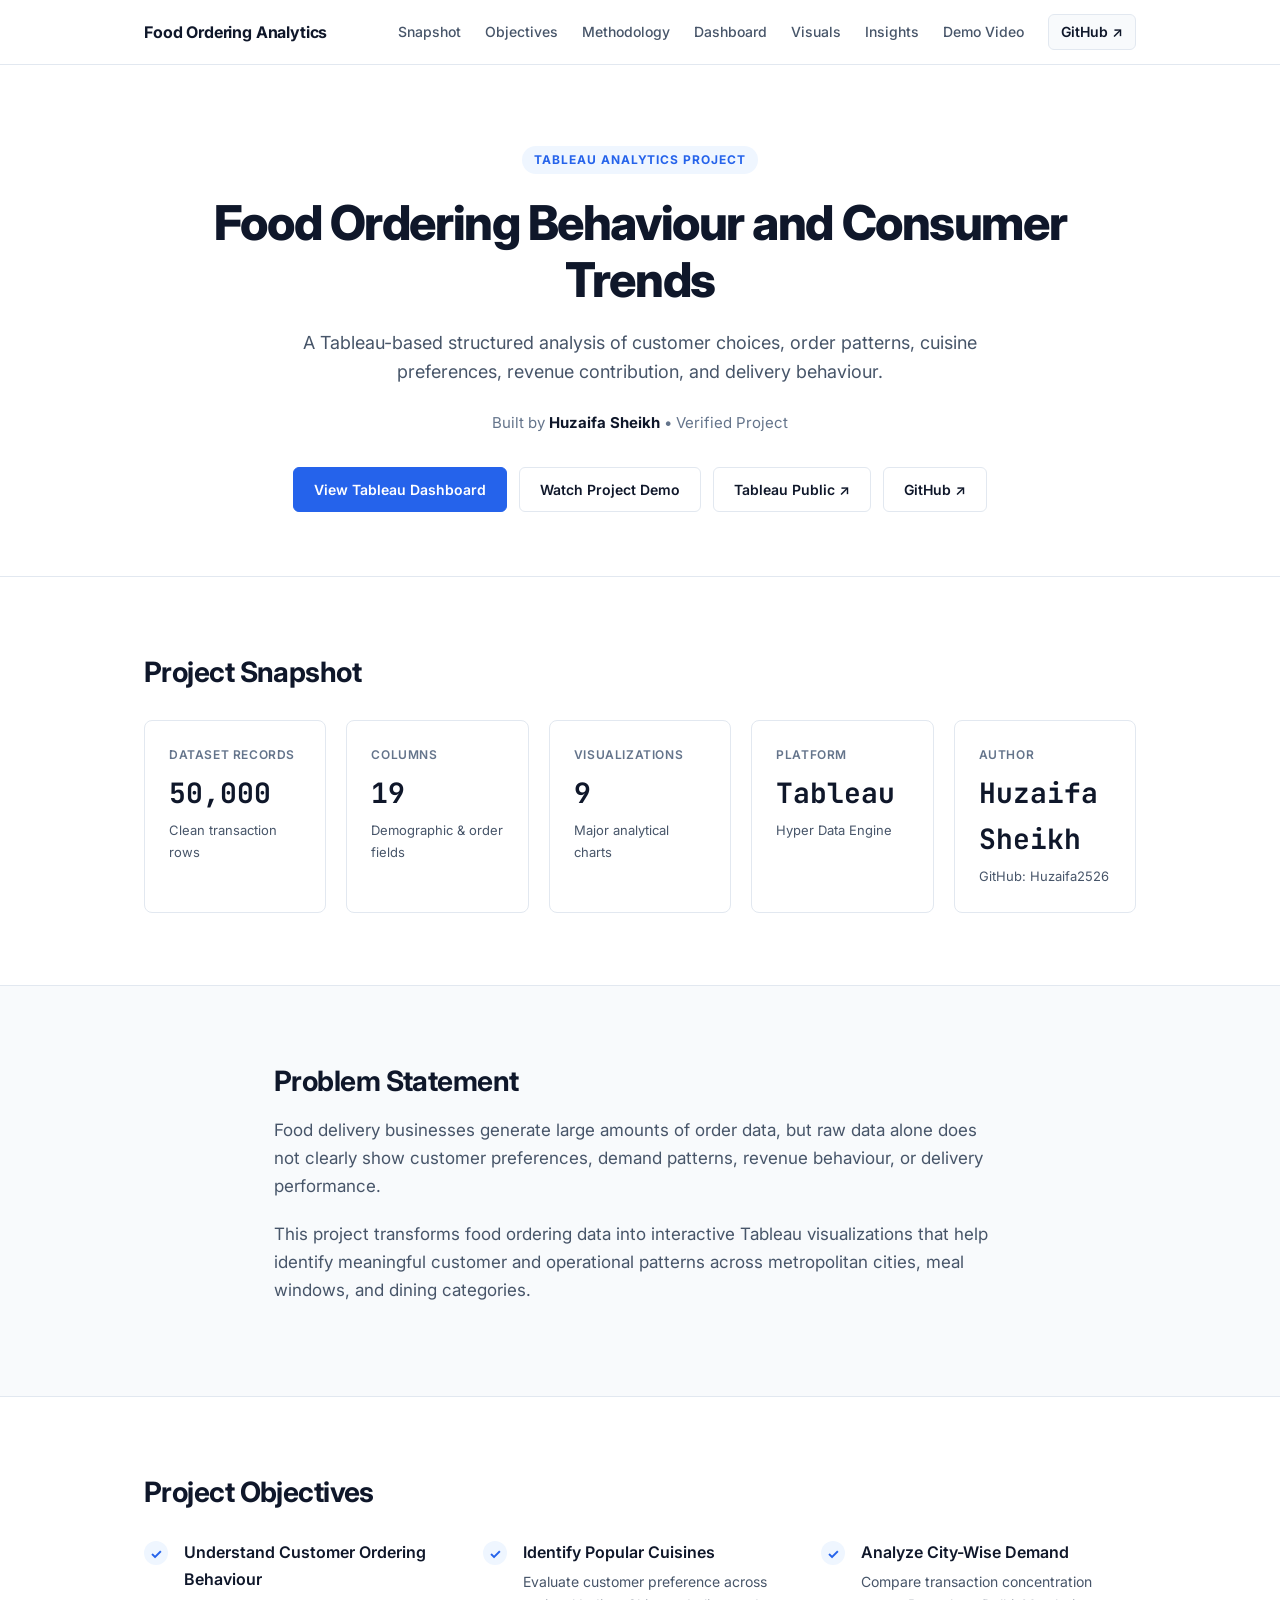
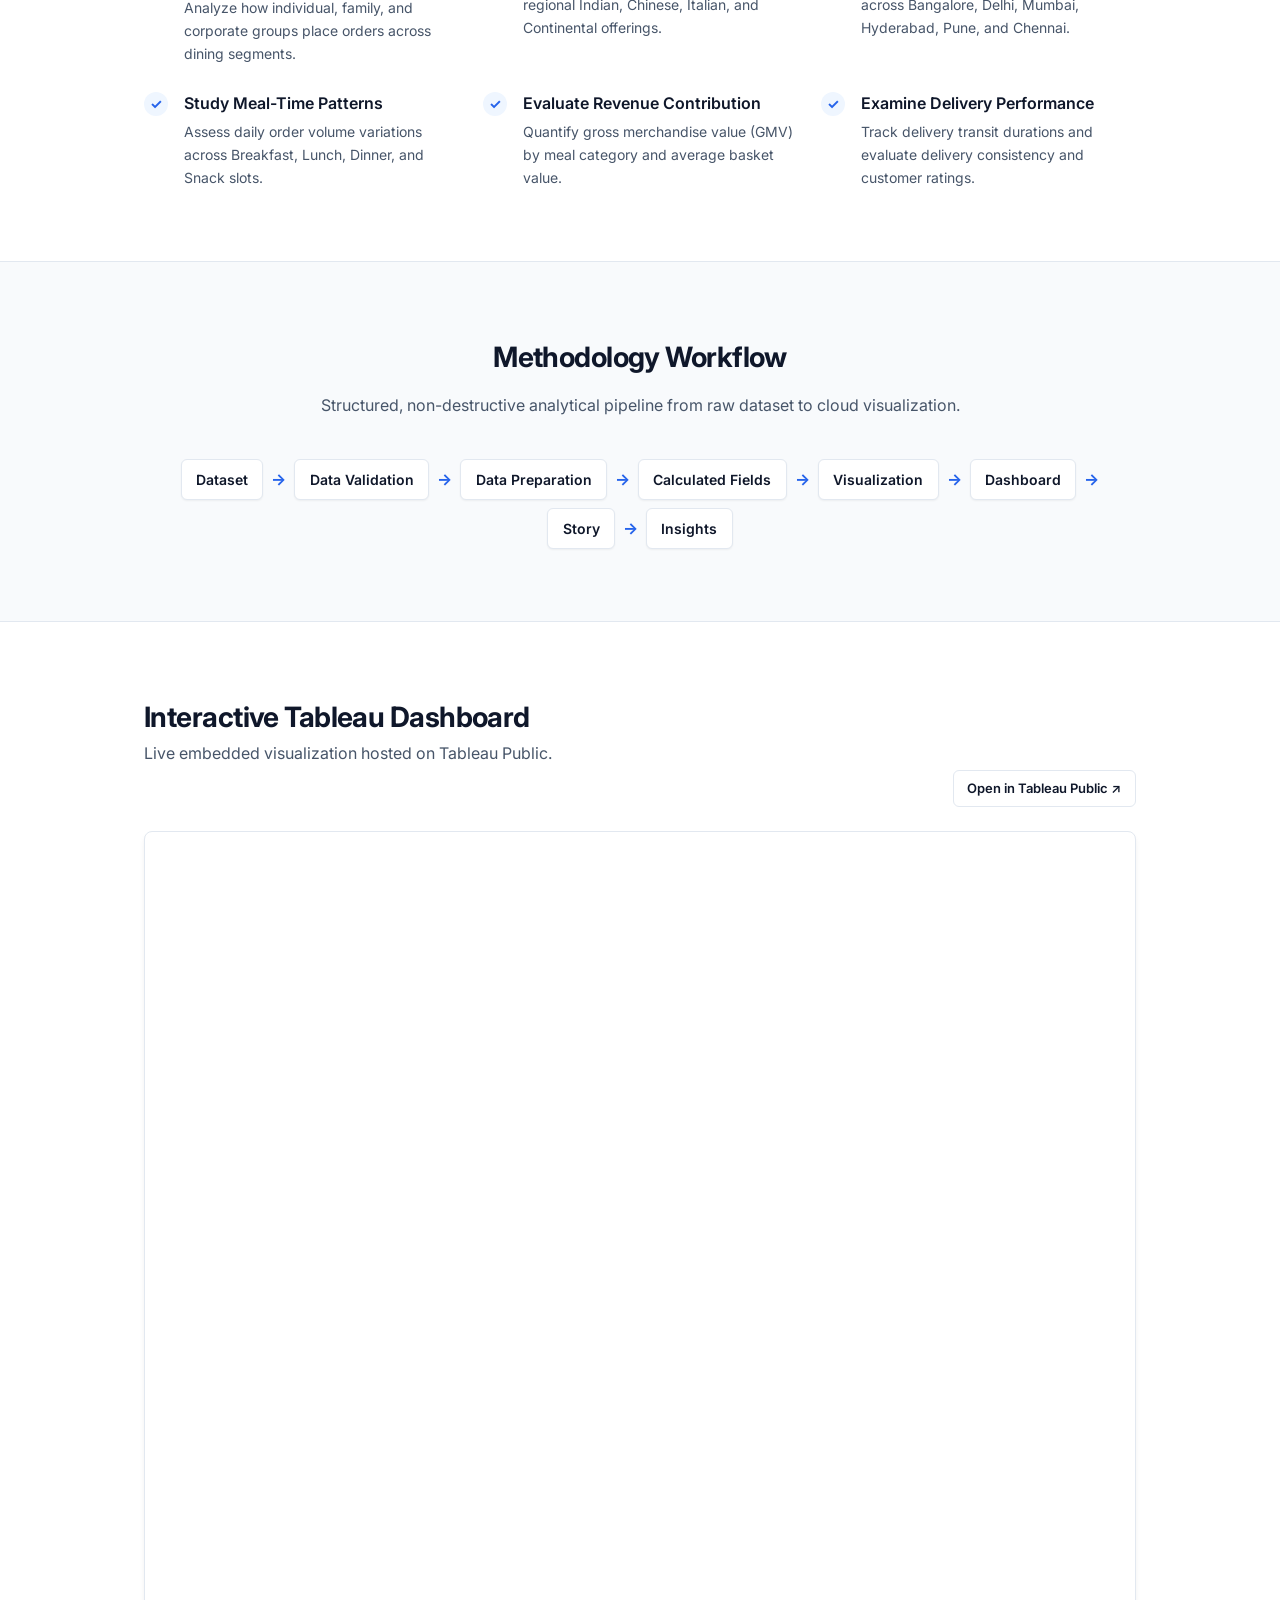
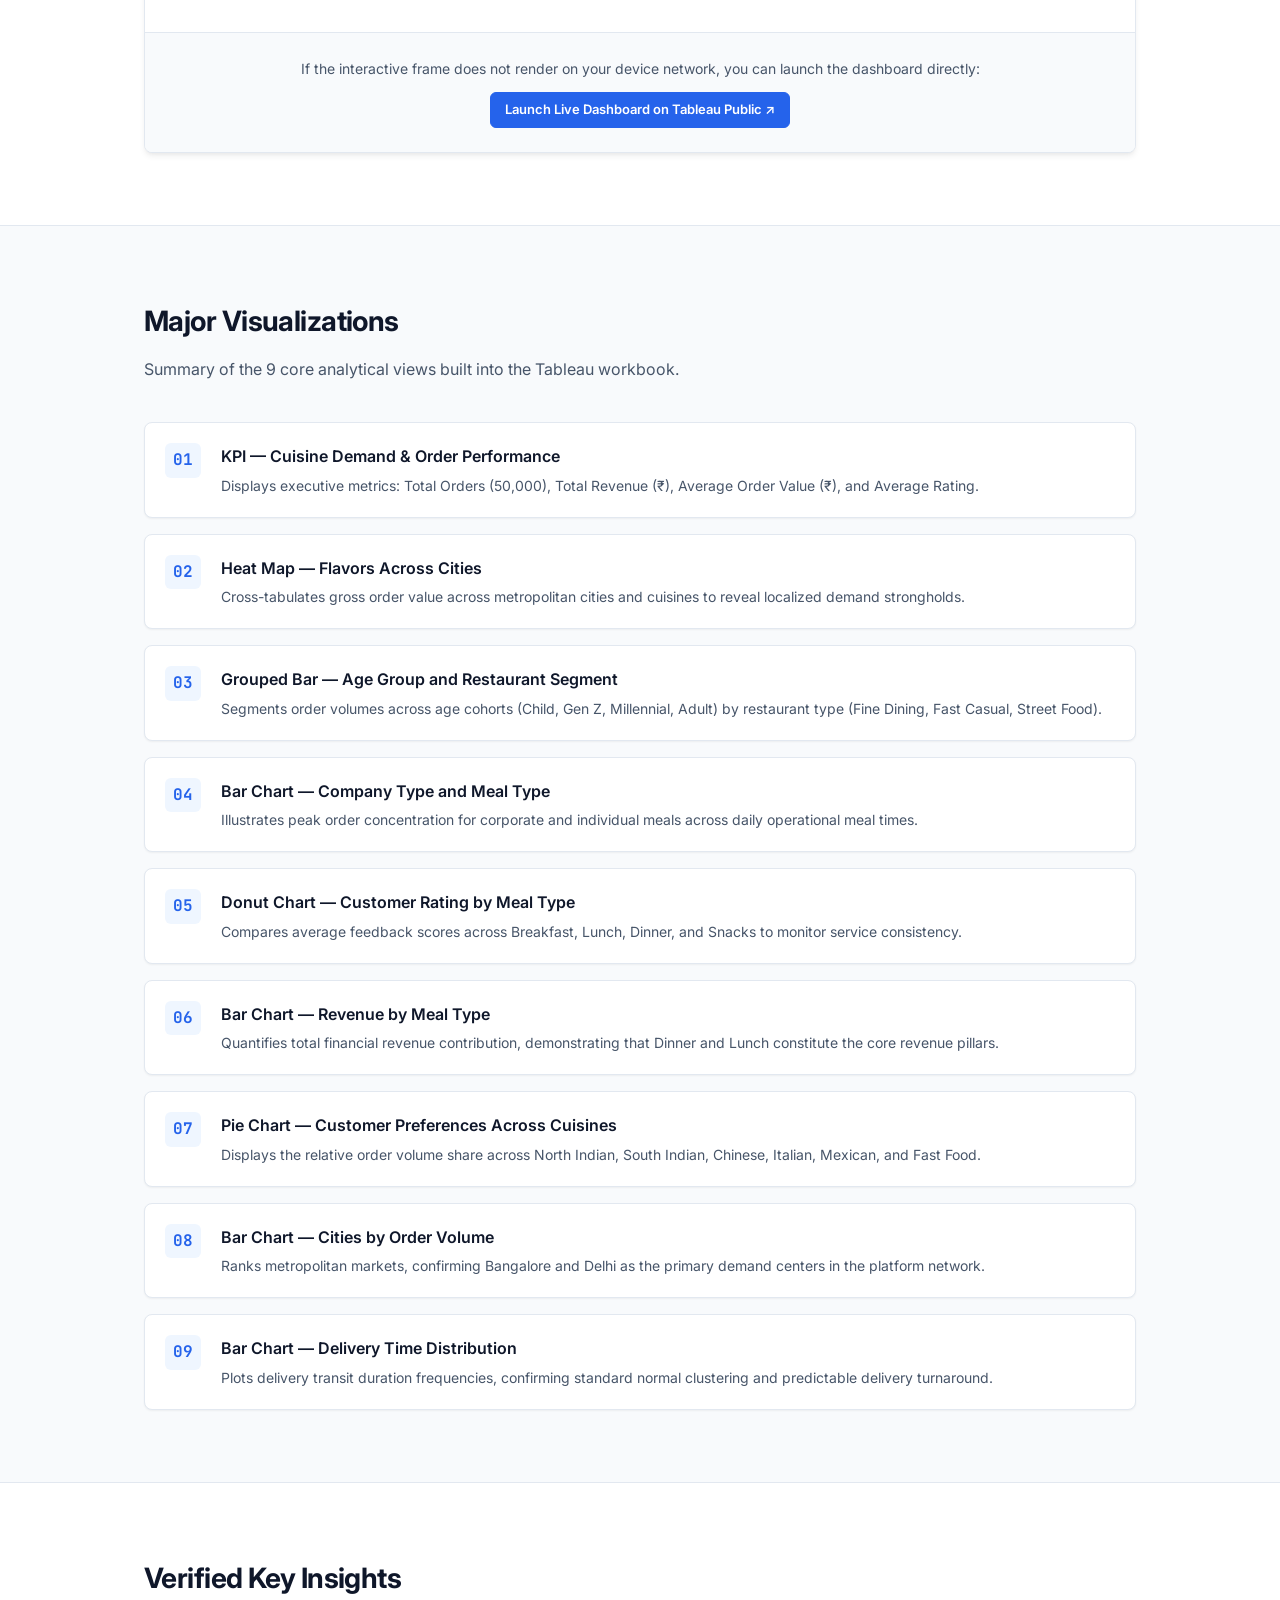
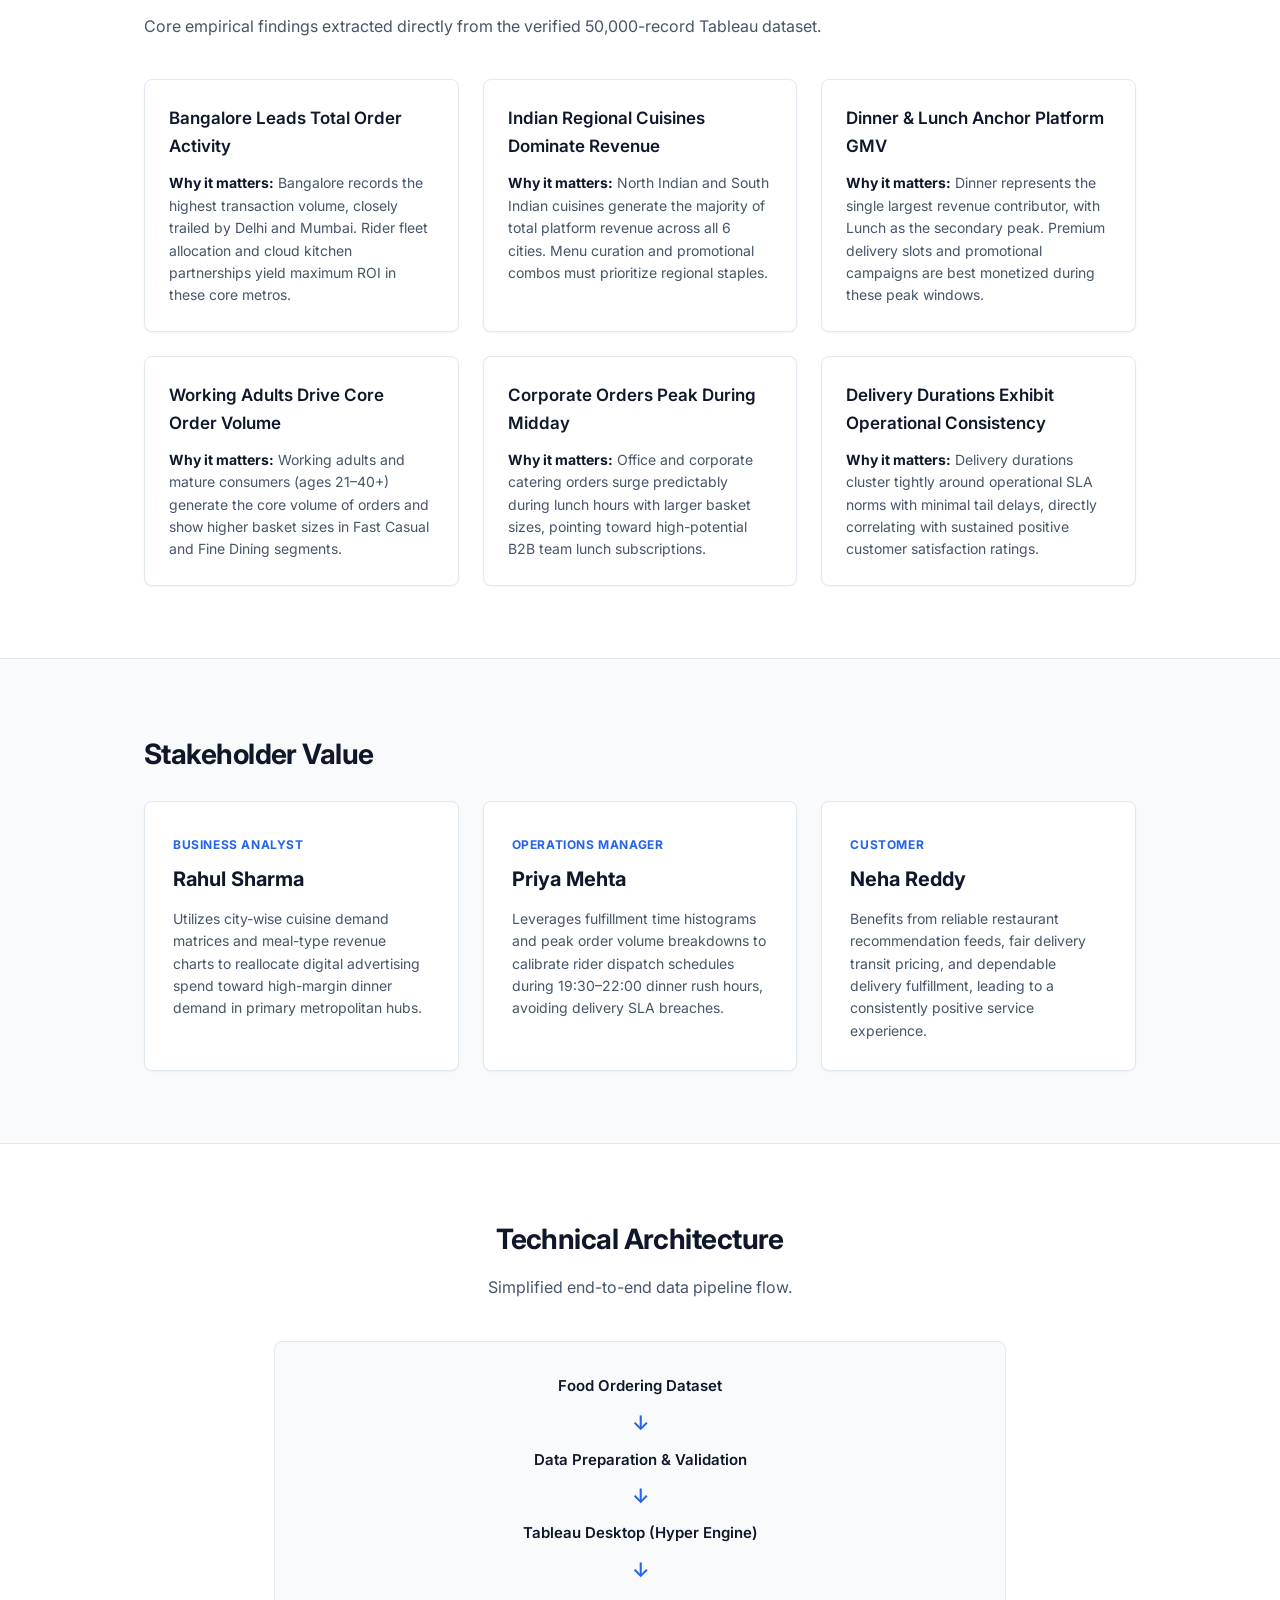
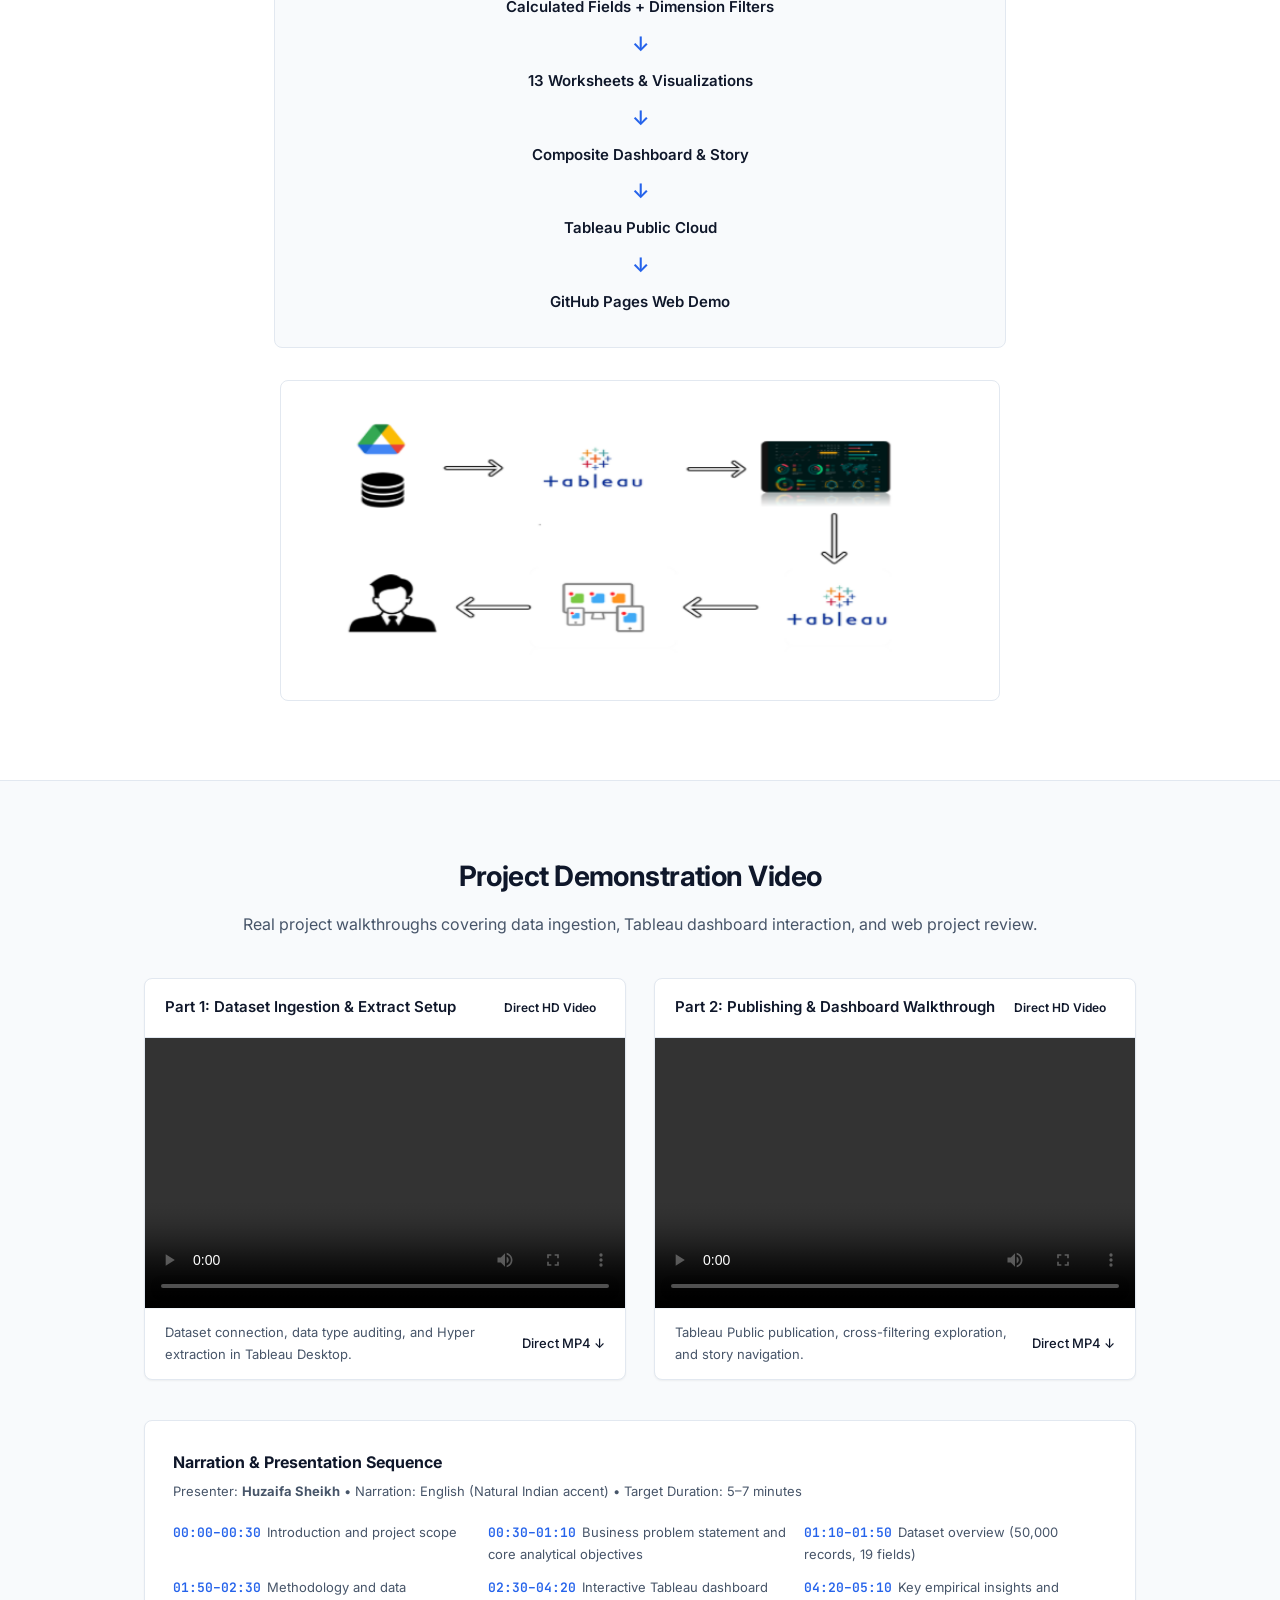
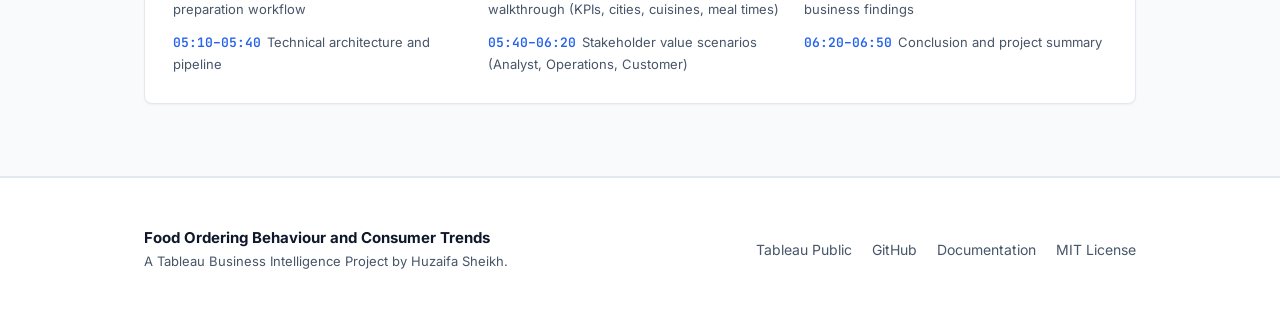
<file: index.html>
<!DOCTYPE html>
<html lang="en">
<head>
  <meta charset="UTF-8">
  <meta name="viewport" content="width=device-width, initial-scale=1.0">
  <title>Food Ordering Behaviour and Consumer Trends — Tableau Project | Huzaifa Sheikh</title>
  <meta name="description" content="A structured Tableau analysis of food ordering behaviour, customer choices, cuisine preferences, revenue contribution, and delivery patterns by Huzaifa Sheikh.">
  <link rel="stylesheet" href="style.css">
  <link rel="preconnect" href="https://fonts.googleapis.com">
  <link rel="preconnect" href="https://fonts.gstatic.com" crossorigin>
  <link href="https://fonts.googleapis.com/css2?family=Inter:wght@400;500;600;700&family=JetBrains+Mono:wght@400;500&display=swap" rel="stylesheet">
</head>
<body>

  <!-- Minimal Top Navigation -->
  <header class="header">
    <div class="container header-container">
      <a href="#top" class="brand">
        <span class="brand-title">Food Ordering Analytics</span>
      </a>
      <nav class="nav">
        <a href="#snapshot">Snapshot</a>
        <a href="#objectives">Objectives</a>
        <a href="#methodology">Methodology</a>
        <a href="#dashboard">Dashboard</a>
        <a href="#visualizations">Visuals</a>
        <a href="#insights">Insights</a>
        <a href="#video">Demo Video</a>
        <a href="https://github.com/Huzaifa2526/SkillWallet" target="_blank" rel="noopener" class="nav-github">GitHub &nearr;</a>
      </nav>
    </div>
  </header>

  <main id="top">
    <!-- 1. Hero Section -->
    <section class="hero-section">
      <div class="container text-center">
        <div class="tag">Tableau Analytics Project</div>
        <h1 class="hero-title">Food Ordering Behaviour and Consumer Trends</h1>
        <p class="hero-subtitle">
          A Tableau-based structured analysis of customer choices, order patterns, cuisine preferences, revenue contribution, and delivery behaviour.
        </p>
        <p class="author-line">Built by <strong>Huzaifa Sheikh</strong> &bull; Verified Project</p>
        <div class="hero-buttons">
          <a href="#dashboard" class="btn btn-primary">View Tableau Dashboard</a>
          <a href="#video" class="btn btn-outline">Watch Project Demo</a>
          <a href="https://public.tableau.com/views/FoodOrderingBehaviourandConsumerTrend_Huzaifa/Dashboard1?:language=en-US&:display_count=n&:origin=viz_share_link" target="_blank" rel="noopener" class="btn btn-outline">Tableau Public &nearr;</a>
          <a href="https://github.com/Huzaifa2526/SkillWallet" target="_blank" rel="noopener" class="btn btn-outline">GitHub &nearr;</a>
        </div>
      </div>
    </section>

    <!-- 2. Project Snapshot -->
    <section id="snapshot" class="section border-top">
      <div class="container">
        <h2 class="section-title">Project Snapshot</h2>
        <div class="snapshot-grid">
          <div class="snapshot-card">
            <span class="snapshot-label">Dataset Records</span>
            <span class="snapshot-value">50,000</span>
            <span class="snapshot-sub">Clean transaction rows</span>
          </div>
          <div class="snapshot-card">
            <span class="snapshot-label">Columns</span>
            <span class="snapshot-value">19</span>
            <span class="snapshot-sub">Demographic &amp; order fields</span>
          </div>
          <div class="snapshot-card">
            <span class="snapshot-label">Visualizations</span>
            <span class="snapshot-value">9</span>
            <span class="snapshot-sub">Major analytical charts</span>
          </div>
          <div class="snapshot-card">
            <span class="snapshot-label">Platform</span>
            <span class="snapshot-value">Tableau</span>
            <span class="snapshot-sub">Hyper Data Engine</span>
          </div>
          <div class="snapshot-card">
            <span class="snapshot-label">Author</span>
            <span class="snapshot-value">Huzaifa Sheikh</span>
            <span class="snapshot-sub">GitHub: Huzaifa2526</span>
          </div>
        </div>
      </div>
    </section>

    <!-- 3. Problem Statement -->
    <section id="problem" class="section bg-light">
      <div class="container narrow">
        <h2 class="section-title">Problem Statement</h2>
        <p class="section-text">
          Food delivery businesses generate large amounts of order data, but raw data alone does not clearly show customer preferences, demand patterns, revenue behaviour, or delivery performance.
        </p>
        <p class="section-text">
          This project transforms food ordering data into interactive Tableau visualizations that help identify meaningful customer and operational patterns across metropolitan cities, meal windows, and dining categories.
        </p>
      </div>
    </section>

    <!-- 4. Objectives -->
    <section id="objectives" class="section">
      <div class="container">
        <h2 class="section-title">Project Objectives</h2>
        <div class="objectives-grid">
          <div class="objective-item">
            <div class="check-icon">&check;</div>
            <div>
              <h3>Understand Customer Ordering Behaviour</h3>
              <p>Analyze how individual, family, and corporate groups place orders across dining segments.</p>
            </div>
          </div>
          <div class="objective-item">
            <div class="check-icon">&check;</div>
            <div>
              <h3>Identify Popular Cuisines</h3>
              <p>Evaluate customer preference across regional Indian, Chinese, Italian, and Continental offerings.</p>
            </div>
          </div>
          <div class="objective-item">
            <div class="check-icon">&check;</div>
            <div>
              <h3>Analyze City-Wise Demand</h3>
              <p>Compare transaction concentration across Bangalore, Delhi, Mumbai, Hyderabad, Pune, and Chennai.</p>
            </div>
          </div>
          <div class="objective-item">
            <div class="check-icon">&check;</div>
            <div>
              <h3>Study Meal-Time Patterns</h3>
              <p>Assess daily order volume variations across Breakfast, Lunch, Dinner, and Snack slots.</p>
            </div>
          </div>
          <div class="objective-item">
            <div class="check-icon">&check;</div>
            <div>
              <h3>Evaluate Revenue Contribution</h3>
              <p>Quantify gross merchandise value (GMV) by meal category and average basket value.</p>
            </div>
          </div>
          <div class="objective-item">
            <div class="check-icon">&check;</div>
            <div>
              <h3>Examine Delivery Performance</h3>
              <p>Track delivery transit durations and evaluate delivery consistency and customer ratings.</p>
            </div>
          </div>
        </div>
      </div>
    </section>

    <!-- 5. Methodology -->
    <section id="methodology" class="section bg-light">
      <div class="container text-center">
        <h2 class="section-title">Methodology Workflow</h2>
        <p class="section-subtitle">Structured, non-destructive analytical pipeline from raw dataset to cloud visualization.</p>
        
        <div class="flow-container">
          <div class="flow-step">Dataset</div>
          <div class="flow-arrow">&rarr;</div>
          <div class="flow-step">Data Validation</div>
          <div class="flow-arrow">&rarr;</div>
          <div class="flow-step">Data Preparation</div>
          <div class="flow-arrow">&rarr;</div>
          <div class="flow-step">Calculated Fields</div>
          <div class="flow-arrow">&rarr;</div>
          <div class="flow-step">Visualization</div>
          <div class="flow-arrow">&rarr;</div>
          <div class="flow-step">Dashboard</div>
          <div class="flow-arrow">&rarr;</div>
          <div class="flow-step">Story</div>
          <div class="flow-arrow">&rarr;</div>
          <div class="flow-step">Insights</div>
        </div>
      </div>
    </section>

    <!-- 6. Tableau Dashboard Embed -->
    <section id="dashboard" class="section">
      <div class="container">
        <div class="dashboard-header">
          <div>
            <h2 class="section-title mb-0">Interactive Tableau Dashboard</h2>
            <p class="section-subtitle">Live embedded visualization hosted on Tableau Public.</p>
          </div>
          <a href="https://public.tableau.com/views/FoodOrderingBehaviourandConsumerTrend_Huzaifa/Dashboard1?:language=en-US&:display_count=n&:origin=viz_share_link" target="_blank" rel="noopener" class="btn btn-outline btn-sm">
            Open in Tableau Public &nearr;
          </a>
        </div>

        <div class="tableau-embed-frame">
          <iframe 
            src="https://public.tableau.com/views/FoodOrderingBehaviourandConsumerTrend_Huzaifa/Dashboard1?:language=en-US&:display_count=n&:origin=viz_share_link&:embed=y&:showVizHome=n&:toolbar=yes" 
            title="Food Ordering Behaviour and Consumer Trends Tableau Dashboard"
            class="tableau-iframe"
            loading="lazy">
          </iframe>
          <div class="tableau-fallback">
            <p>If the interactive frame does not render on your device network, you can launch the dashboard directly:</p>
            <a href="https://public.tableau.com/views/FoodOrderingBehaviourandConsumerTrend_Huzaifa/Dashboard1?:language=en-US&:display_count=n&:origin=viz_share_link" target="_blank" rel="noopener" class="btn btn-primary btn-sm">
              Launch Live Dashboard on Tableau Public &nearr;
            </a>
          </div>
        </div>
      </div>
    </section>

    <!-- 7. Visualizations Breakdown -->
    <section id="visualizations" class="section bg-light">
      <div class="container">
        <h2 class="section-title">Major Visualizations</h2>
        <p class="section-subtitle">Summary of the 9 core analytical views built into the Tableau workbook.</p>

        <div class="viz-list">
          <div class="viz-row">
            <span class="viz-num">01</span>
            <div class="viz-content">
              <h3>KPI — Cuisine Demand &amp; Order Performance</h3>
              <p>Displays executive metrics: Total Orders (50,000), Total Revenue (₹), Average Order Value (₹), and Average Rating.</p>
            </div>
          </div>
          <div class="viz-row">
            <span class="viz-num">02</span>
            <div class="viz-content">
              <h3>Heat Map — Flavors Across Cities</h3>
              <p>Cross-tabulates gross order value across metropolitan cities and cuisines to reveal localized demand strongholds.</p>
            </div>
          </div>
          <div class="viz-row">
            <span class="viz-num">03</span>
            <div class="viz-content">
              <h3>Grouped Bar — Age Group and Restaurant Segment</h3>
              <p>Segments order volumes across age cohorts (Child, Gen Z, Millennial, Adult) by restaurant type (Fine Dining, Fast Casual, Street Food).</p>
            </div>
          </div>
          <div class="viz-row">
            <span class="viz-num">04</span>
            <div class="viz-content">
              <h3>Bar Chart — Company Type and Meal Type</h3>
              <p>Illustrates peak order concentration for corporate and individual meals across daily operational meal times.</p>
            </div>
          </div>
          <div class="viz-row">
            <span class="viz-num">05</span>
            <div class="viz-content">
              <h3>Donut Chart — Customer Rating by Meal Type</h3>
              <p>Compares average feedback scores across Breakfast, Lunch, Dinner, and Snacks to monitor service consistency.</p>
            </div>
          </div>
          <div class="viz-row">
            <span class="viz-num">06</span>
            <div class="viz-content">
              <h3>Bar Chart — Revenue by Meal Type</h3>
              <p>Quantifies total financial revenue contribution, demonstrating that Dinner and Lunch constitute the core revenue pillars.</p>
            </div>
          </div>
          <div class="viz-row">
            <span class="viz-num">07</span>
            <div class="viz-content">
              <h3>Pie Chart — Customer Preferences Across Cuisines</h3>
              <p>Displays the relative order volume share across North Indian, South Indian, Chinese, Italian, Mexican, and Fast Food.</p>
            </div>
          </div>
          <div class="viz-row">
            <span class="viz-num">08</span>
            <div class="viz-content">
              <h3>Bar Chart — Cities by Order Volume</h3>
              <p>Ranks metropolitan markets, confirming Bangalore and Delhi as the primary demand centers in the platform network.</p>
            </div>
          </div>
          <div class="viz-row">
            <span class="viz-num">09</span>
            <div class="viz-content">
              <h3>Bar Chart — Delivery Time Distribution</h3>
              <p>Plots delivery transit duration frequencies, confirming standard normal clustering and predictable delivery turnaround.</p>
            </div>
          </div>
        </div>
      </div>
    </section>

    <!-- 8. Key Insights -->
    <section id="insights" class="section">
      <div class="container">
        <h2 class="section-title">Verified Key Insights</h2>
        <p class="section-subtitle">Core empirical findings extracted directly from the verified 50,000-record Tableau dataset.</p>

        <div class="insights-grid">
          <div class="insight-card">
            <h3>Bangalore Leads Total Order Activity</h3>
            <p class="insight-why"><strong>Why it matters:</strong> Bangalore records the highest transaction volume, closely trailed by Delhi and Mumbai. Rider fleet allocation and cloud kitchen partnerships yield maximum ROI in these core metros.</p>
          </div>
          <div class="insight-card">
            <h3>Indian Regional Cuisines Dominate Revenue</h3>
            <p class="insight-why"><strong>Why it matters:</strong> North Indian and South Indian cuisines generate the majority of total platform revenue across all 6 cities. Menu curation and promotional combos must prioritize regional staples.</p>
          </div>
          <div class="insight-card">
            <h3>Dinner &amp; Lunch Anchor Platform GMV</h3>
            <p class="insight-why"><strong>Why it matters:</strong> Dinner represents the single largest revenue contributor, with Lunch as the secondary peak. Premium delivery slots and promotional campaigns are best monetized during these peak windows.</p>
          </div>
          <div class="insight-card">
            <h3>Working Adults Drive Core Order Volume</h3>
            <p class="insight-why"><strong>Why it matters:</strong> Working adults and mature consumers (ages 21–40+) generate the core volume of orders and show higher basket sizes in Fast Casual and Fine Dining segments.</p>
          </div>
          <div class="insight-card">
            <h3>Corporate Orders Peak During Midday</h3>
            <p class="insight-why"><strong>Why it matters:</strong> Office and corporate catering orders surge predictably during lunch hours with larger basket sizes, pointing toward high-potential B2B team lunch subscriptions.</p>
          </div>
          <div class="insight-card">
            <h3>Delivery Durations Exhibit Operational Consistency</h3>
            <p class="insight-why"><strong>Why it matters:</strong> Delivery durations cluster tightly around operational SLA norms with minimal tail delays, directly correlating with sustained positive customer satisfaction ratings.</p>
          </div>
        </div>
      </div>
    </section>

    <!-- 9. Stakeholder Value -->
    <section id="stakeholders" class="section bg-light">
      <div class="container">
        <h2 class="section-title">Stakeholder Value</h2>
        <div class="stakeholder-grid">
          <div class="stakeholder-card">
            <span class="role-badge">Business Analyst</span>
            <h3>Rahul Sharma</h3>
            <p>Utilizes city-wise cuisine demand matrices and meal-type revenue charts to reallocate digital advertising spend toward high-margin dinner demand in primary metropolitan hubs.</p>
          </div>
          <div class="stakeholder-card">
            <span class="role-badge">Operations Manager</span>
            <h3>Priya Mehta</h3>
            <p>Leverages fulfillment time histograms and peak order volume breakdowns to calibrate rider dispatch schedules during 19:30–22:00 dinner rush hours, avoiding delivery SLA breaches.</p>
          </div>
          <div class="stakeholder-card">
            <span class="role-badge">Customer</span>
            <h3>Neha Reddy</h3>
            <p>Benefits from reliable restaurant recommendation feeds, fair delivery transit pricing, and dependable delivery fulfillment, leading to a consistently positive service experience.</p>
          </div>
        </div>
      </div>
    </section>

    <!-- 10. Technical Architecture -->
    <section id="architecture" class="section">
      <div class="container narrow text-center">
        <h2 class="section-title">Technical Architecture</h2>
        <p class="section-subtitle">Simplified end-to-end data pipeline flow.</p>

        <div class="arch-box">
          <div class="arch-flow">
            <span>Food Ordering Dataset</span>
            <span class="arch-arrow">&darr;</span>
            <span>Data Preparation &amp; Validation</span>
            <span class="arch-arrow">&darr;</span>
            <span>Tableau Desktop (Hyper Engine)</span>
            <span class="arch-arrow">&darr;</span>
            <span>Calculated Fields + Dimension Filters</span>
            <span class="arch-arrow">&darr;</span>
            <span>13 Worksheets &amp; Visualizations</span>
            <span class="arch-arrow">&darr;</span>
            <span>Composite Dashboard &amp; Story</span>
            <span class="arch-arrow">&darr;</span>
            <span>Tableau Public Cloud</span>
            <span class="arch-arrow">&darr;</span>
            <span>GitHub Pages Web Demo</span>
          </div>
        </div>

        <div class="arch-img-wrap">
          <img src="assets/architecture.png" alt="Technical Architecture Diagram" class="arch-img">
        </div>
      </div>
    </section>

    <!-- 11. Project Demonstration Video -->
    <section id="video" class="section bg-light">
      <div class="container">
        <div class="text-center mb-4">
          <h2 class="section-title">Project Demonstration Video</h2>
          <p class="section-subtitle">Real project walkthroughs covering data ingestion, Tableau dashboard interaction, and web project review.</p>
        </div>

        <div class="video-grid">
          <div class="video-panel">
            <div class="video-panel-head">
              <h3>Part 1: Dataset Ingestion &amp; Extract Setup</h3>
              <span class="video-badge">Direct HD Video</span>
            </div>
            <div class="video-aspect">
              <video 
                controls 
                playsinline 
                preload="metadata" 
                class="video-frame">
                <source src="assets/videos/ingestion_demo_web.mp4" type="video/mp4">
                Your browser does not support HTML5 video.
              </video>
            </div>
            <div class="video-footer">
              <p class="video-desc">Dataset connection, data type auditing, and Hyper extraction in Tableau Desktop.</p>
              <a href="assets/videos/ingestion_demo_web.mp4" download class="video-dl-btn" title="Download video file">Direct MP4 &darr;</a>
            </div>
          </div>

          <div class="video-panel">
            <div class="video-panel-head">
              <h3>Part 2: Publishing &amp; Dashboard Walkthrough</h3>
              <span class="video-badge">Direct HD Video</span>
            </div>
            <div class="video-aspect">
              <video 
                controls 
                playsinline 
                preload="metadata" 
                class="video-frame">
                <source src="assets/videos/walkthrough_demo_web.mp4" type="video/mp4">
                Your browser does not support HTML5 video.
              </video>
            </div>
            <div class="video-footer">
              <p class="video-desc">Tableau Public publication, cross-filtering exploration, and story navigation.</p>
              <a href="assets/videos/walkthrough_demo_web.mp4" download class="video-dl-btn" title="Download video file">Direct MP4 &darr;</a>
            </div>
          </div>
        </div>

        <!-- Walkthrough Script Summary for Evaluators -->
        <div class="script-card">
          <h4>Narration &amp; Presentation Sequence</h4>
          <p class="script-meta">Presenter: <strong>Huzaifa Sheikh</strong> &bull; Narration: English (Natural Indian accent) &bull; Target Duration: 5–7 minutes</p>
          <div class="script-timeline">
            <div><span>00:00–00:30</span> Introduction and project scope</div>
            <div><span>00:30–01:10</span> Business problem statement and core analytical objectives</div>
            <div><span>01:10–01:50</span> Dataset overview (50,000 records, 19 fields)</div>
            <div><span>01:50–02:30</span> Methodology and data preparation workflow</div>
            <div><span>02:30–04:20</span> Interactive Tableau dashboard walkthrough (KPIs, cities, cuisines, meal times)</div>
            <div><span>04:20–05:10</span> Key empirical insights and business findings</div>
            <div><span>05:10–05:40</span> Technical architecture and pipeline</div>
            <div><span>05:40–06:20</span> Stakeholder value scenarios (Analyst, Operations, Customer)</div>
            <div><span>06:20–06:50</span> Conclusion and project summary</div>
          </div>
        </div>
      </div>
    </section>
  </main>

  <!-- Clean Footer -->
  <footer class="footer">
    <div class="container footer-container">
      <div class="footer-left">
        <strong>Food Ordering Behaviour and Consumer Trends</strong>
        <p>A Tableau Business Intelligence Project by Huzaifa Sheikh.</p>
      </div>
      <div class="footer-links">
        <a href="https://public.tableau.com/views/FoodOrderingBehaviourandConsumerTrend_Huzaifa/Dashboard1?:language=en-US&:display_count=n&:origin=viz_share_link" target="_blank" rel="noopener">Tableau Public</a>
        <a href="https://github.com/Huzaifa2526/SkillWallet" target="_blank" rel="noopener">GitHub</a>
        <a href="https://github.com/Huzaifa2526/SkillWallet/tree/main/docs" target="_blank" rel="noopener">Documentation</a>
        <a href="https://github.com/Huzaifa2526/SkillWallet/blob/main/LICENSE" target="_blank" rel="noopener">MIT License</a>
      </div>
    </div>
  </footer>

  <script src="script.js"></script>
</body>
</html>
</file>
<file: style.css>
/* Clean, Modern, Academic Data Analytics Portfolio Styling */
:root {
  --bg-body: #ffffff;
  --bg-light: #f8fafc;
  --bg-card: #ffffff;
  --border: #e2e8f0;
  --border-subtle: #f1f5f9;
  --text-main: #0f172a;
  --text-muted: #475569;
  --text-light: #64748b;
  --accent: #2563eb;
  --accent-hover: #1d4ed8;
  --accent-light: #eff6ff;
  --radius-sm: 6px;
  --radius-md: 8px;
  --radius-lg: 12px;
  --shadow-sm: 0 1px 2px rgba(0, 0, 0, 0.05);
  --shadow-md: 0 4px 6px -1px rgba(0, 0, 0, 0.07), 0 2px 4px -2px rgba(0, 0, 0, 0.05);
  --font-sans: 'Inter', -apple-system, BlinkMacSystemFont, 'Segoe UI', Roboto, sans-serif;
  --font-mono: 'JetBrains Mono', monospace;
}

* {
  box-sizing: border-box;
  margin: 0;
  padding: 0;
}

html {
  scroll-behavior: smooth;
  font-family: var(--font-sans);
  background-color: var(--bg-body);
  color: var(--text-main);
  line-height: 1.65;
  -webkit-font-smoothing: antialiased;
}

body {
  overflow-x: hidden;
}

a {
  color: var(--accent);
  text-decoration: none;
  transition: color 0.15s ease;
}

a:hover {
  color: var(--accent-hover);
  text-decoration: underline;
}

/* Layout Containers */
.container {
  max-width: 1040px;
  margin: 0 auto;
  padding: 0 1.5rem;
}

.narrow {
  max-width: 780px;
}

.text-center {
  text-align: center;
}

.section {
  padding: 4.5rem 0;
}

.bg-light {
  background-color: var(--bg-light);
  border-top: 1px solid var(--border);
  border-bottom: 1px solid var(--border);
}

.border-top {
  border-top: 1px solid var(--border);
}

.mb-0 { margin-bottom: 0 !important; }
.mb-4 { margin-bottom: 2rem; }

/* Navigation */
.header {
  position: sticky;
  top: 0;
  z-index: 50;
  background-color: rgba(255, 255, 255, 0.95);
  backdrop-filter: blur(8px);
  border-bottom: 1px solid var(--border);
}

.header-container {
  display: flex;
  align-items: center;
  justify-content: space-between;
  height: 64px;
}

.brand-title {
  font-weight: 700;
  font-size: 1rem;
  color: var(--text-main);
  letter-spacing: -0.01em;
}

.nav {
  display: flex;
  align-items: center;
  gap: 1.5rem;
}

.nav a {
  color: var(--text-muted);
  font-size: 0.875rem;
  font-weight: 500;
  text-decoration: none;
}

.nav a:hover {
  color: var(--accent);
  text-decoration: none;
}

.nav-github {
  padding: 0.35rem 0.75rem;
  background-color: var(--bg-light);
  border: 1px solid var(--border);
  border-radius: var(--radius-sm);
  color: var(--text-main) !important;
  font-weight: 600 !important;
}

.nav-github:hover {
  background-color: #e2e8f0;
}

/* Hero Section */
.hero-section {
  padding: 5rem 0 4rem;
}

.tag {
  display: inline-block;
  font-size: 0.75rem;
  font-weight: 700;
  text-transform: uppercase;
  letter-spacing: 0.08em;
  color: var(--accent);
  background-color: var(--accent-light);
  padding: 0.25rem 0.75rem;
  border-radius: 9999px;
  margin-bottom: 1.25rem;
}

.hero-title {
  font-size: clamp(2rem, 4vw, 3rem);
  font-weight: 800;
  line-height: 1.2;
  letter-spacing: -0.03em;
  color: var(--text-main);
  max-width: 860px;
  margin: 0 auto 1.25rem;
}

.hero-subtitle {
  font-size: 1.125rem;
  color: var(--text-muted);
  max-width: 720px;
  margin: 0 auto 1.5rem;
  line-height: 1.6;
}

.author-line {
  font-size: 0.9375rem;
  color: var(--text-light);
  margin-bottom: 2rem;
}

.author-line strong {
  color: var(--text-main);
}

.hero-buttons {
  display: flex;
  flex-wrap: wrap;
  gap: 0.75rem;
  justify-content: center;
}

/* Buttons */
.btn {
  display: inline-flex;
  align-items: center;
  justify-content: center;
  padding: 0.625rem 1.25rem;
  font-size: 0.875rem;
  font-weight: 600;
  border-radius: var(--radius-sm);
  transition: all 0.15s ease;
  text-decoration: none !important;
  cursor: pointer;
}

.btn-primary {
  background-color: var(--accent);
  color: #ffffff;
  border: 1px solid var(--accent);
}

.btn-primary:hover {
  background-color: var(--accent-hover);
  border-color: var(--accent-hover);
}

.btn-outline {
  background-color: var(--bg-body);
  color: var(--text-main);
  border: 1px solid var(--border);
}

.btn-outline:hover {
  background-color: var(--bg-light);
  border-color: #cbd5e1;
}

.btn-sm {
  padding: 0.4rem 0.85rem;
  font-size: 0.8125rem;
}

/* Headings */
.section-title {
  font-size: 1.75rem;
  font-weight: 700;
  letter-spacing: -0.02em;
  color: var(--text-main);
  margin-bottom: 0.75rem;
}

.section-subtitle {
  font-size: 1rem;
  color: var(--text-muted);
  margin-bottom: 2.5rem;
}

.section-text {
  font-size: 1.0625rem;
  color: var(--text-muted);
  margin-bottom: 1.25rem;
}

/* Snapshot Grid */
.snapshot-grid {
  display: grid;
  grid-template-columns: repeat(auto-fit, minmax(180px, 1fr));
  gap: 1.25rem;
  margin-top: 1.5rem;
}

.snapshot-card {
  background-color: var(--bg-card);
  border: 1px solid var(--border);
  border-radius: var(--radius-md);
  padding: 1.5rem;
  display: flex;
  flex-direction: column;
}

.snapshot-label {
  font-size: 0.75rem;
  font-weight: 600;
  text-transform: uppercase;
  letter-spacing: 0.05em;
  color: var(--text-light);
  margin-bottom: 0.35rem;
}

.snapshot-value {
  font-size: 1.75rem;
  font-weight: 700;
  font-family: var(--font-mono);
  color: var(--text-main);
  margin-bottom: 0.25rem;
}

.snapshot-sub {
  font-size: 0.8125rem;
  color: var(--text-muted);
}

/* Objectives Grid */
.objectives-grid {
  display: grid;
  grid-template-columns: repeat(auto-fit, minmax(300px, 1fr));
  gap: 1.5rem;
  margin-top: 1.5rem;
}

.objective-item {
  display: flex;
  gap: 1rem;
  align-items: flex-start;
}

.check-icon {
  width: 24px;
  height: 24px;
  background-color: var(--accent-light);
  color: var(--accent);
  border-radius: 50%;
  display: flex;
  align-items: center;
  justify-content: center;
  font-size: 0.875rem;
  font-weight: 700;
  flex-shrink: 0;
  margin-top: 2px;
}

.objective-item h3 {
  font-size: 1rem;
  font-weight: 600;
  margin-bottom: 0.25rem;
}

.objective-item p {
  font-size: 0.875rem;
  color: var(--text-muted);
}

/* Methodology Flow */
.flow-container {
  display: flex;
  flex-wrap: wrap;
  align-items: center;
  justify-content: center;
  gap: 0.5rem;
  margin-top: 2rem;
}

.flow-step {
  background-color: #ffffff;
  border: 1px solid var(--border);
  padding: 0.5rem 0.9rem;
  border-radius: var(--radius-sm);
  font-size: 0.875rem;
  font-weight: 600;
  color: var(--text-main);
  box-shadow: var(--shadow-sm);
}

.flow-arrow {
  color: var(--accent);
  font-weight: 700;
  font-size: 1rem;
}

/* Dashboard Embed */
.dashboard-header {
  display: flex;
  align-items: flex-end;
  justify-content: space-between;
  flex-wrap: wrap;
  gap: 1rem;
  margin-bottom: 1.5rem;
}

.tableau-embed-frame {
  border: 1px solid var(--border);
  border-radius: var(--radius-md);
  overflow: hidden;
  background-color: #ffffff;
  box-shadow: var(--shadow-md);
}

.tableau-iframe {
  width: 100%;
  height: 800px;
  border: none;
  display: block;
}

.tableau-fallback {
  padding: 1.5rem;
  background-color: var(--bg-light);
  border-top: 1px solid var(--border);
  text-align: center;
  font-size: 0.875rem;
  color: var(--text-muted);
}

.tableau-fallback p {
  margin-bottom: 0.75rem;
}

/* Visualizations List */
.viz-list {
  display: flex;
  flex-direction: column;
  gap: 1rem;
  margin-top: 1.5rem;
}

.viz-row {
  display: flex;
  align-items: flex-start;
  gap: 1.25rem;
  background-color: #ffffff;
  border: 1px solid var(--border);
  border-radius: var(--radius-md);
  padding: 1.25rem;
  box-shadow: var(--shadow-sm);
}

.viz-num {
  font-family: var(--font-mono);
  font-size: 1rem;
  font-weight: 700;
  color: var(--accent);
  background-color: var(--accent-light);
  padding: 0.25rem 0.5rem;
  border-radius: var(--radius-sm);
}

.viz-content h3 {
  font-size: 1rem;
  font-weight: 600;
  margin-bottom: 0.25rem;
}

.viz-content p {
  font-size: 0.875rem;
  color: var(--text-muted);
}

/* Insights Grid */
.insights-grid {
  display: grid;
  grid-template-columns: repeat(auto-fit, minmax(300px, 1fr));
  gap: 1.5rem;
  margin-top: 1.5rem;
}

.insight-card {
  background-color: var(--bg-card);
  border: 1px solid var(--border);
  border-radius: var(--radius-md);
  padding: 1.5rem;
  box-shadow: var(--shadow-sm);
}

.insight-card h3 {
  font-size: 1.0625rem;
  font-weight: 600;
  margin-bottom: 0.75rem;
  color: var(--text-main);
}

.insight-why {
  font-size: 0.875rem;
  color: var(--text-muted);
  line-height: 1.6;
}

.insight-why strong {
  color: var(--text-main);
}

/* Stakeholder Cards */
.stakeholder-grid {
  display: grid;
  grid-template-columns: repeat(auto-fit, minmax(280px, 1fr));
  gap: 1.5rem;
  margin-top: 1.5rem;
}

.stakeholder-card {
  background-color: #ffffff;
  border: 1px solid var(--border);
  border-radius: var(--radius-md);
  padding: 1.75rem;
  box-shadow: var(--shadow-sm);
}

.role-badge {
  display: inline-block;
  font-size: 0.75rem;
  font-weight: 700;
  text-transform: uppercase;
  letter-spacing: 0.05em;
  color: var(--accent);
  margin-bottom: 0.5rem;
}

.stakeholder-card h3 {
  font-size: 1.25rem;
  margin-bottom: 0.75rem;
}

.stakeholder-card p {
  font-size: 0.875rem;
  color: var(--text-muted);
  line-height: 1.6;
}

/* Architecture */
.arch-box {
  background-color: var(--bg-light);
  border: 1px solid var(--border);
  border-radius: var(--radius-md);
  padding: 2rem;
  margin-bottom: 2rem;
}

.arch-flow {
  display: flex;
  flex-direction: column;
  align-items: center;
  gap: 0.5rem;
  font-size: 0.9375rem;
  font-weight: 600;
  color: var(--text-main);
}

.arch-arrow {
  color: var(--accent);
  font-size: 1.25rem;
}

.arch-img-wrap {
  margin-top: 1.5rem;
}

.arch-img {
  width: 100%;
  max-width: 720px;
  border: 1px solid var(--border);
  border-radius: var(--radius-md);
  padding: 0.75rem;
  background-color: #ffffff;
}

/* Video Section */
.video-grid {
  display: grid;
  grid-template-columns: repeat(auto-fit, minmax(420px, 1fr));
  gap: 1.75rem;
  margin-bottom: 2.5rem;
}

.video-panel {
  background-color: #ffffff;
  border: 1px solid var(--border);
  border-radius: var(--radius-md);
  overflow: hidden;
  box-shadow: var(--shadow-sm);
}

.video-panel-head {
  padding: 1rem 1.25rem;
  display: flex;
  align-items: center;
  justify-content: space-between;
  border-bottom: 1px solid var(--border);
}

.video-panel-head h3 {
  font-size: 0.9375rem;
  font-weight: 600;
}

.video-badge {
  display: inline-flex;
  align-items: center;
  font-size: 0.75rem;
  font-weight: 600;
  color: var(--primary);
  background-color: var(--primary-subtle);
  padding: 0.2rem 0.55rem;
  border-radius: var(--radius-sm);
}

.video-aspect {
  position: relative;
  width: 100%;
  padding-bottom: 56.25%;
  background-color: #000000;
}

.video-frame {
  position: absolute;
  top: 0;
  left: 0;
  width: 100%;
  height: 100%;
  border: none;
  object-fit: contain;
}

.video-footer {
  display: flex;
  align-items: center;
  justify-content: space-between;
  padding: 0.85rem 1.25rem;
  background-color: var(--surface-alt);
  border-top: 1px solid var(--border-subtle);
  gap: 1rem;
}

.video-footer .video-desc {
  margin: 0;
  padding: 0;
  font-size: 0.8125rem;
  color: var(--text-muted);
  border-top: none;
  flex: 1;
}

.video-dl-btn {
  display: inline-flex;
  align-items: center;
  gap: 0.35rem;
  font-size: 0.8125rem;
  font-weight: 500;
  color: var(--primary);
  white-space: nowrap;
  text-decoration: none;
}

.video-dl-btn:hover {
  text-decoration: underline;
}

/* Script Card */
.script-card {
  background-color: #ffffff;
  border: 1px solid var(--border);
  border-radius: var(--radius-md);
  padding: 1.75rem;
  box-shadow: var(--shadow-sm);
}

.script-card h4 {
  font-size: 1rem;
  font-weight: 700;
  margin-bottom: 0.35rem;
}

.script-meta {
  font-size: 0.8125rem;
  color: var(--text-muted);
  margin-bottom: 1.25rem;
}

.script-timeline {
  display: grid;
  grid-template-columns: repeat(auto-fit, minmax(280px, 1fr));
  gap: 0.75rem;
  font-size: 0.8125rem;
  color: var(--text-muted);
}

.script-timeline span {
  font-family: var(--font-mono);
  font-weight: 600;
  color: var(--accent);
  display: inline-block;
  width: 90px;
}

/* Footer */
.footer {
  border-top: 1px solid var(--border);
  padding: 3rem 0;
  background-color: #ffffff;
}

.footer-container {
  display: flex;
  justify-content: space-between;
  align-items: center;
  flex-wrap: wrap;
  gap: 1.5rem;
}

.footer-left strong {
  font-size: 0.9375rem;
  color: var(--text-main);
  display: block;
}

.footer-left p {
  font-size: 0.8125rem;
  color: var(--text-muted);
}

.footer-links {
  display: flex;
  gap: 1.25rem;
  font-size: 0.875rem;
}

.footer-links a {
  color: var(--text-muted);
}

.footer-links a:hover {
  color: var(--accent);
}

/* Responsive */
@media (max-width: 768px) {
  .nav {
    display: none;
  }
  .hero-section {
    padding: 3.5rem 0 2.5rem;
  }
  .tableau-iframe {
    height: 520px;
  }
  .video-grid {
    grid-template-columns: 1fr;
  }
  .flow-container {
    flex-direction: column;
    gap: 0.25rem;
  }
  .flow-arrow {
    transform: rotate(90deg);
  }
}
</file>
